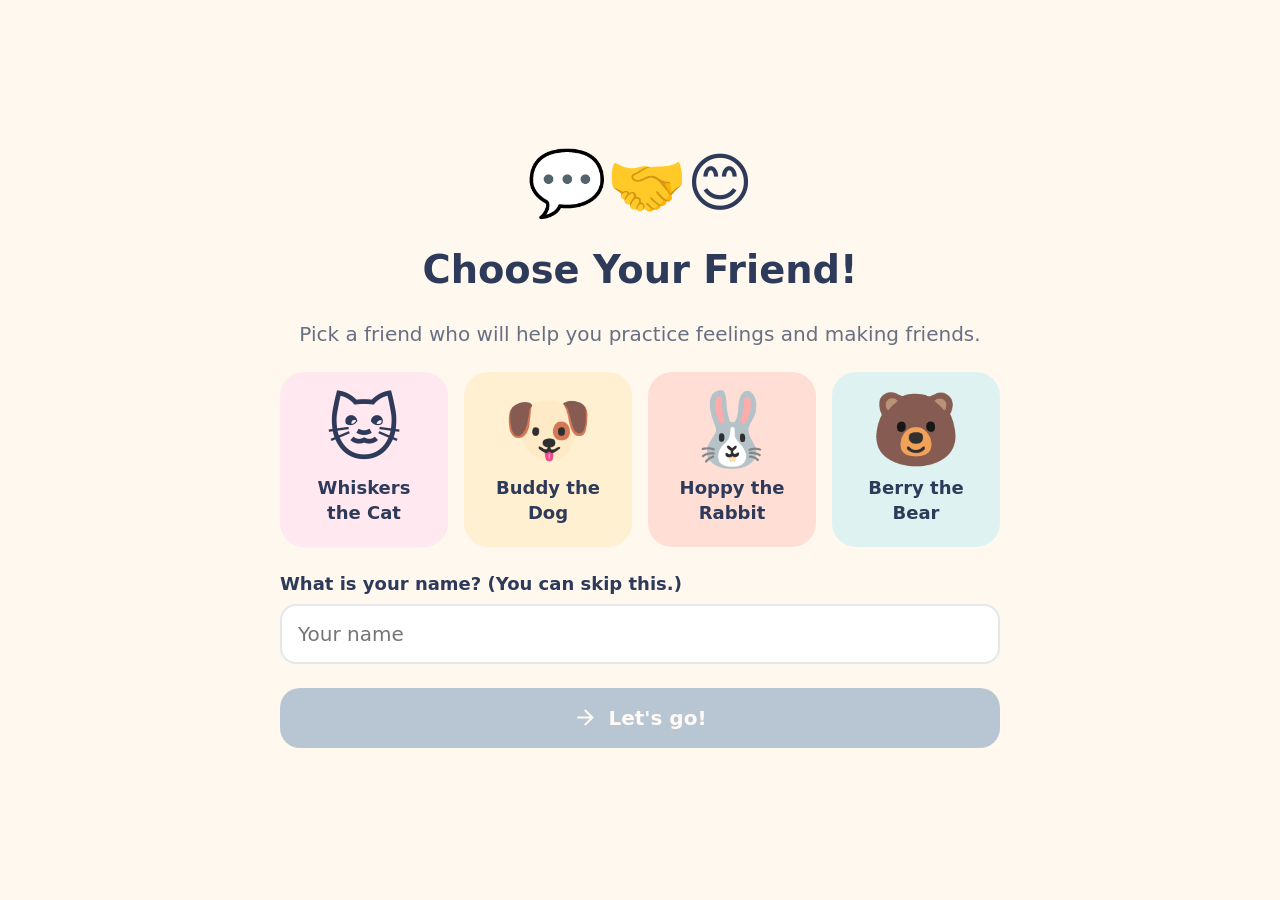
<file: index.html>
<!doctype html>
<html lang="en">
<head>
<meta charset="utf-8">
<meta http-equiv="refresh" content="0; url=web/">
<link rel="canonical" href="web/">
<title>InterAIct</title>
</head>
<body><p><a href="web/">Open InterAIct</a></p></body>
</html>
</file>
<file: web/styles.css>
:root {
  --bg: #FFF8EE;
  --calm-bg: #EAF5F1;
  --ink: #2E3A59;
  --ink-soft: rgba(46, 58, 89, 0.72);
  --ink-faint: rgba(46, 58, 89, 0.5);
  --card: #FFFFFF;
  --accent: #4F7CAC;
  --great: #3E9B6B;
  --okay: #C98C1B;
  --try-again: #4F7CAC;
  --star: #C98C1B;
  --star-bright: #E8B931;
  --shadow: 0 3px 12px rgba(46, 58, 89, 0.09);
  --radius: 24px;
  font-family: ui-rounded, "SF Pro Rounded", "Nunito", "Varela Round", system-ui, -apple-system, "Segoe UI", sans-serif;
  color: var(--ink);
  background: var(--bg);
  color-scheme: light;
  -webkit-text-size-adjust: 100%;
}

* { box-sizing: border-box; }

html { scroll-padding-top: 84px; }

body {
  margin: 0;
  min-height: 100vh;
  min-height: 100dvh;
  display: flex;
  flex-direction: column;
  background: var(--bg);
  font-size: 1.125rem;
  line-height: 1.4;
}

button, input, select { font: inherit; color: inherit; }
button { cursor: pointer; -webkit-tap-highlight-color: transparent; }
button:disabled { cursor: default; }
:focus-visible { outline: 4px solid var(--accent); outline-offset: 3px; }
h1, h2, h3, p { margin: 0; }
.visually-hidden {
  position: absolute; width: 1px; height: 1px; overflow: hidden;
  clip: rect(0 0 0 0); white-space: nowrap;
}
.icon { width: 1.25em; height: 1.25em; flex: none; fill: currentColor; }

/* Top bar */
.topbar {
  position: sticky; top: 0; z-index: 5;
  display: grid; grid-template-columns: 1fr auto 1fr; align-items: center;
  padding: max(10px, env(safe-area-inset-top)) 16px 10px;
  background: color-mix(in srgb, var(--bg) 92%, transparent);
  backdrop-filter: blur(10px);
  -webkit-backdrop-filter: blur(10px);
}
.topbar-title { font-weight: 700; font-size: 1.05rem; text-align: center; }
.topbar-left { justify-self: start; }
.topbar-right { justify-self: end; }
.round-button {
  display: inline-flex; align-items: center; justify-content: center;
  min-width: 48px; height: 48px; padding: 0 12px; gap: 6px;
  border: none; border-radius: 24px; background: var(--card); color: var(--accent);
  box-shadow: var(--shadow); font-weight: 600;
}
.round-button .label { font-size: 1rem; }

/* Screen layout */
.screen { flex: 1; width: 100%; max-width: 1100px; margin: 0 auto; padding: 8px 24px 32px; }
.screen.narrow { max-width: 800px; }
.screen.centered { display: flex; flex-direction: column; justify-content: center; }
.stack { display: flex; flex-direction: column; gap: 24px; }
.center { text-align: center; align-items: center; }
.big-emoji { font-size: 4rem; line-height: 1.1; }
.title-xl { font-size: clamp(1.9rem, 5vw, 2.4rem); font-weight: 800; }
.title-l { font-size: clamp(1.5rem, 4vw, 1.9rem); font-weight: 800; }
.title-m { font-size: 1.45rem; font-weight: 800; }
.subtitle { font-size: 1.25rem; color: var(--ink-soft); }
[tabindex="-1"]:focus { outline: none; }

.card { background: var(--card); border-radius: var(--radius); box-shadow: var(--shadow); }

/* Buttons */
.big-button {
  display: inline-flex; align-items: center; justify-content: center; gap: 10px;
  width: 100%; min-height: 60px; padding: 10px 20px;
  border-radius: 20px; border: 2px solid transparent;
  background: var(--c, var(--accent)); color: #fff;
  font-size: 1.25rem; font-weight: 800; text-align: center;
  transition: transform 0.1s ease, opacity 0.2s ease;
}
.big-button:active:not(:disabled) { transform: scale(0.97); }
.big-button:disabled { opacity: 0.4; }
.big-button.soft {
  background: var(--card);
  border-color: color-mix(in srgb, var(--c, var(--accent)) 60%, transparent);
  color: var(--ink);
}
.button-row { display: flex; gap: 12px; }
.button-row > * { flex: 1 1 0; white-space: nowrap; }
@media (max-width: 520px) {
  .button-row.wrap { flex-direction: column; }
  .button-row.wrap > * { white-space: normal; }
}
.text-button {
  border: none; background: none; color: var(--accent);
  font-size: 1.25rem; padding: 14px 20px; border-radius: 16px;
}

.speak {
  display: inline-flex; align-items: center; justify-content: center; flex: none;
  width: 56px; height: 56px; border: none; border-radius: 50%;
  background: color-mix(in srgb, var(--accent) 12%, transparent); color: var(--accent);
}
.speak .icon { width: 26px; height: 26px; }

/* Companion bubble */
.bubble-row { display: flex; gap: 14px; align-items: flex-start; }
.avatar-circle {
  flex: none; display: grid; place-items: center;
  width: 88px; height: 88px; border-radius: 50%; font-size: 3.4rem;
  background: color-mix(in srgb, var(--c) 25%, transparent);
}
.bubble { flex: 1; padding: 18px; display: flex; flex-direction: column; gap: 8px; min-width: 0; }
.bubble-name { font-weight: 700; color: var(--ink-faint); }
.bubble-text { font-size: 1.3rem; }
.bubble-actions { display: flex; justify-content: flex-end; }
@media (max-width: 420px) {
  .avatar-circle { width: 64px; height: 64px; font-size: 2.4rem; }
}

/* Onboarding */
.avatar-grid { display: grid; grid-template-columns: repeat(auto-fit, minmax(150px, 1fr)); gap: 16px; width: 100%; }
.avatar-tile {
  display: flex; flex-direction: column; align-items: center; justify-content: center; gap: 10px;
  min-height: 170px; padding: 16px; border-radius: var(--radius);
  border: 5px solid transparent;
  background: color-mix(in srgb, var(--c) 18%, transparent);
  font-weight: 700;
}
.avatar-tile .emoji { font-size: 4.5rem; line-height: 1; }
.avatar-tile[aria-pressed="true"] {
  background: color-mix(in srgb, var(--c) 40%, transparent);
  border-color: var(--c);
}
.field { display: flex; flex-direction: column; gap: 8px; width: 100%; text-align: left; }
.field label { font-weight: 700; }
.text-input {
  width: 100%; padding: 14px 16px; font-size: 1.25rem;
  border: 2px solid rgba(46, 58, 89, 0.12); border-radius: 16px; background: var(--card);
}

/* Home */
.home-actions { display: flex; flex-wrap: wrap; gap: 12px; align-items: stretch; }
.home-actions .big-button { flex: 1 1 190px; width: auto; white-space: nowrap; padding: 10px 14px; }
.home-actions .star-pill { flex: 1 1 auto; justify-content: center; }
.star-pill {
  display: inline-flex; align-items: center; gap: 8px; padding: 0 18px; min-height: 60px;
  border-radius: 20px; background: var(--card); box-shadow: var(--shadow);
  color: var(--star); font-size: 1.25rem; font-weight: 800; white-space: nowrap;
}
.scenario-grid { display: grid; grid-template-columns: repeat(auto-fill, minmax(300px, 1fr)); gap: 16px; }
@media (max-width: 360px) { .scenario-grid { grid-template-columns: 1fr; } }
.scenario-card {
  display: flex; gap: 16px; align-items: flex-start; padding: 18px; text-align: left;
  border: none; height: 100%;
}
.scenario-icon {
  flex: none; display: grid; place-items: center; width: 84px; height: 84px;
  border-radius: 50%; font-size: 3rem; background: color-mix(in srgb, var(--c) 25%, transparent);
}
.scenario-text { flex: 1; display: flex; flex-direction: column; gap: 6px; align-items: flex-start; }
.scenario-title { font-size: 1.3rem; font-weight: 800; }
.scenario-summary { color: var(--ink-soft); font-size: 1.05rem; }
.skill-chip {
  font-size: 0.85rem; font-weight: 800; padding: 4px 10px; border-radius: 999px;
  background: color-mix(in srgb, var(--c) 30%, transparent);
}
.done-star { color: var(--star-bright); }
.done-star .icon { width: 28px; height: 28px; }

/* Feelings */
.feeling-grid { display: grid; grid-template-columns: repeat(auto-fill, minmax(130px, 1fr)); gap: 14px; }
.feeling {
  display: flex; flex-direction: column; align-items: center; justify-content: center; gap: 8px;
  min-height: 130px; border: 5px solid transparent; font-weight: 800; font-size: 1.25rem;
}
.feeling .emoji { font-size: 3.5rem; line-height: 1; }
.feeling[aria-pressed="true"] { border-color: var(--c); }
.support-card { padding: 20px; display: flex; flex-direction: column; gap: 14px; text-align: center; font-size: 1.25rem; }

/* Scenario phase */
.dots { display: flex; justify-content: center; gap: 8px; }
.dot {
  width: 14px; height: 14px; border-radius: 7px;
  background: color-mix(in srgb, var(--c) 20%, transparent);
  transition: width 0.3s ease;
}
.dot.done { background: var(--c); }
.dot.current { width: 34px; background: var(--c); }
.phase-layout { display: grid; gap: 16px; }
@media (min-width: 768px) { .phase-layout { grid-template-columns: 1fr 1fr; gap: 20px; align-items: start; } }
.scene { border-radius: var(--radius); overflow: hidden; }
.scene video { display: block; width: 100%; aspect-ratio: 4 / 3; object-fit: contain; background: rgba(0, 0, 0, 0.05); }
.scene.emoji {
  display: grid; place-items: center; min-height: 220px; padding: 24px;
  font-size: clamp(3rem, 12vw, 5.2rem); white-space: nowrap;
  background: color-mix(in srgb, var(--c) 18%, transparent);
}
.choices { display: flex; flex-direction: column; gap: 14px; }
.choice-row { display: flex; gap: 12px; align-items: center; }
.choice {
  flex: 1; display: flex; align-items: center; gap: 16px; min-height: 84px; padding: 18px;
  text-align: left; border: 2px solid rgba(46, 58, 89, 0.08); border-radius: 22px;
  background: var(--card); box-shadow: var(--shadow); font-size: 1.25rem; font-weight: 700;
}
.choice .emoji { font-size: 2.6rem; line-height: 1; }
.choice .text { flex: 1; }
.choice.selected { border: 4px solid var(--tint); }
.choice.tried { opacity: 0.5; }
.choice .tried-mark { color: var(--ink-faint); }

.feedback-dock {
  position: sticky; bottom: 0; z-index: 4;
  padding: 24px 0 max(8px, env(safe-area-inset-bottom));
  margin: 0 -8px;
  background: linear-gradient(to bottom, rgba(255, 248, 238, 0), var(--bg) 40%);
}
.feedback {
  max-width: 900px; margin: 0 auto; padding: 20px; display: flex; flex-direction: column; gap: 16px;
  border-radius: 28px; background: var(--card); border: 3px solid color-mix(in srgb, var(--tint) 50%, transparent);
  box-shadow: 0 -2px 16px rgba(46, 58, 89, 0.18);
  animation: rise 0.35s ease;
}
.feedback-body { display: flex; gap: 14px; align-items: flex-start; }
.feedback-body .emoji { font-size: 3.2rem; line-height: 1; }
.feedback-text { flex: 1; display: flex; flex-direction: column; gap: 6px; }
.feedback-headline { font-size: 1.5rem; font-weight: 800; color: var(--tint); }
.feedback-message { font-size: 1.25rem; }
@media (max-height: 700px), (max-width: 360px) {
  .feedback-dock { position: static; margin: 0; padding-top: 16px; background: none; }
  .feedback { padding: 16px; gap: 12px; }
  .feedback-body .emoji { font-size: 2.4rem; }
  .feedback-headline { font-size: 1.3rem; }
  .feedback-message { font-size: 1.15rem; }
}
@keyframes rise { from { transform: translateY(30px); opacity: 0; } to { transform: none; opacity: 1; } }

/* Completion */
.celebrate { font-size: 7rem; line-height: 1; animation: pop 0.6s cubic-bezier(.3, 1.6, .5, 1); }
@keyframes pop { from { transform: scale(0.4); } to { transform: scale(1); } }
.star-line { display: inline-flex; align-items: center; gap: 8px; color: var(--star); font-size: 1.5rem; font-weight: 800; }

/* Sheets (Calm Corner, Grown-ups) */
.sheet {
  width: min(900px, 100vw); height: min(92dvh, 900px); max-width: 100vw; max-height: 100dvh;
  margin: auto; padding: 0; border: none; border-radius: 28px;
  background: var(--bg); color: var(--ink);
  box-shadow: 0 10px 40px rgba(46, 58, 89, 0.3);
}
.sheet.calm { background: var(--calm-bg); }
.sheet::backdrop { background: rgba(46, 58, 89, 0.35); }
.sheet[open] { display: flex; flex-direction: column; animation: rise 0.3s ease; }
@media (max-width: 600px) { .sheet { width: 100vw; height: 100dvh; border-radius: 0; } }
.sheet-header {
  display: grid; grid-template-columns: 1fr auto 1fr; align-items: center;
  padding: max(14px, env(safe-area-inset-top)) 16px 10px;
}
.sheet-header h2 { font-size: 1.1rem; text-align: center; }
.sheet-header .end { justify-self: end; }
.sheet-header .start { justify-self: start; }
.sheet-body { flex: 1; overflow: auto; padding: 8px 24px 24px; display: flex; flex-direction: column; }

.segmented { display: flex; padding: 4px; gap: 4px; border-radius: 14px; background: rgba(46, 58, 89, 0.08); }
.segmented button { flex: 1; min-height: 44px; border: none; border-radius: 10px; background: transparent; font-weight: 700; }
.segmented button[aria-selected="true"] { background: var(--card); box-shadow: var(--shadow); }

.calm-tool { flex: 1; display: flex; flex-direction: column; align-items: center; justify-content: center; gap: 28px; text-align: center; padding: 16px 0; }
.balloon-wrap { position: relative; width: min(300px, 70vw, 40dvh); aspect-ratio: 1; display: grid; place-items: center; }
.balloon-halo { position: absolute; inset: 0; border-radius: 50%; background: rgba(158, 210, 198, 0.35); }
.balloon {
  width: calc(100% - 20px); aspect-ratio: 1; border-radius: 50%; background: #5FB49C;
  transform: scale(0.4); transition: transform 4s ease-in-out, opacity 4s ease-in-out;
}
.balloon.in { transform: scale(1); }
.breath-label { font-size: 2.2rem; font-weight: 800; }
.breath-help { font-size: 1.25rem; color: var(--ink-soft); max-width: 520px; }
.breath-count { font-weight: 700; color: var(--ink-faint); }
.senses-emoji { font-size: 7rem; line-height: 1; }
.senses-count { font-size: 4.5rem; font-weight: 800; color: var(--great); line-height: 1; }
.senses-line { display: flex; gap: 12px; align-items: center; justify-content: center; font-size: 1.5rem; font-weight: 800; }
.calm-tool .big-button { max-width: 500px; }

/* Grown-ups */
.gate { flex: 1; display: flex; flex-direction: column; align-items: center; gap: 20px; text-align: center; }
.gate .lock { color: var(--accent); }
.gate .lock .icon { width: 44px; height: 44px; }
.gate-entry { min-width: 140px; min-height: 64px; display: grid; place-items: center; font-size: 2.6rem; font-weight: 800; padding: 0 16px; }
.gate-hint { color: var(--ink-soft); }
.keypad { display: grid; grid-template-columns: repeat(3, 88px); gap: 12px; }
.keypad button { height: 64px; border: none; font-size: 1.8rem; font-weight: 800; }

.dash { display: flex; flex-direction: column; gap: 24px; }
.dash section { display: flex; flex-direction: column; gap: 8px; }
.dash h3 { font-size: 0.95rem; text-transform: uppercase; letter-spacing: 0.04em; color: var(--ink-faint); padding: 0 6px; }
.dash .group { padding: 4px 18px; }
.dash .row { display: flex; align-items: center; gap: 12px; min-height: 56px; padding: 8px 0; border-bottom: 1px solid rgba(46, 58, 89, 0.08); }
.dash .row:last-child { border-bottom: none; }
.dash .row .grow { flex: 1; min-width: 0; }
.dash .row .emoji { font-size: 1.8rem; }
.dash .detail { font-size: 0.9rem; color: var(--ink-soft); }
.dash .value { font-weight: 800; }
.dash .footnote { font-size: 0.9rem; color: var(--ink-soft); padding: 0 6px; }
.dash select, .dash .text-input { font-size: 1.05rem; padding: 10px 12px; }
.dash select { border: 2px solid rgba(46, 58, 89, 0.12); border-radius: 12px; background: var(--card); max-width: 60%; }
.switch { appearance: none; -webkit-appearance: none; width: 52px; height: 32px; border-radius: 16px; background: rgba(46, 58, 89, 0.2); position: relative; flex: none; cursor: pointer; transition: background 0.2s; }
.switch::after { content: ""; position: absolute; top: 3px; left: 3px; width: 26px; height: 26px; border-radius: 50%; background: #fff; box-shadow: 0 1px 3px rgba(0,0,0,.25); transition: transform 0.2s; }
.switch:checked { background: var(--great); }
.switch:checked::after { transform: translateX(20px); }
.range-row { display: flex; align-items: center; gap: 10px; width: 100%; }
.range-row input { flex: 1; accent-color: var(--accent); }
.reset-button { border: none; background: none; color: var(--accent); font-weight: 700; padding: 14px 0; text-align: left; width: 100%; }

.notice { padding: 24px; }
.notice pre { white-space: pre-wrap; font-size: 0.9rem; color: var(--ink-soft); }
.noscript { padding: 24px; text-align: center; }

@media (prefers-reduced-motion: reduce) {
  *, *::before, *::after { animation: none !important; }
  .balloon { transform: scale(0.8); opacity: 0.5; }
  .balloon.in { transform: scale(0.8); opacity: 1; }
}
</file>
